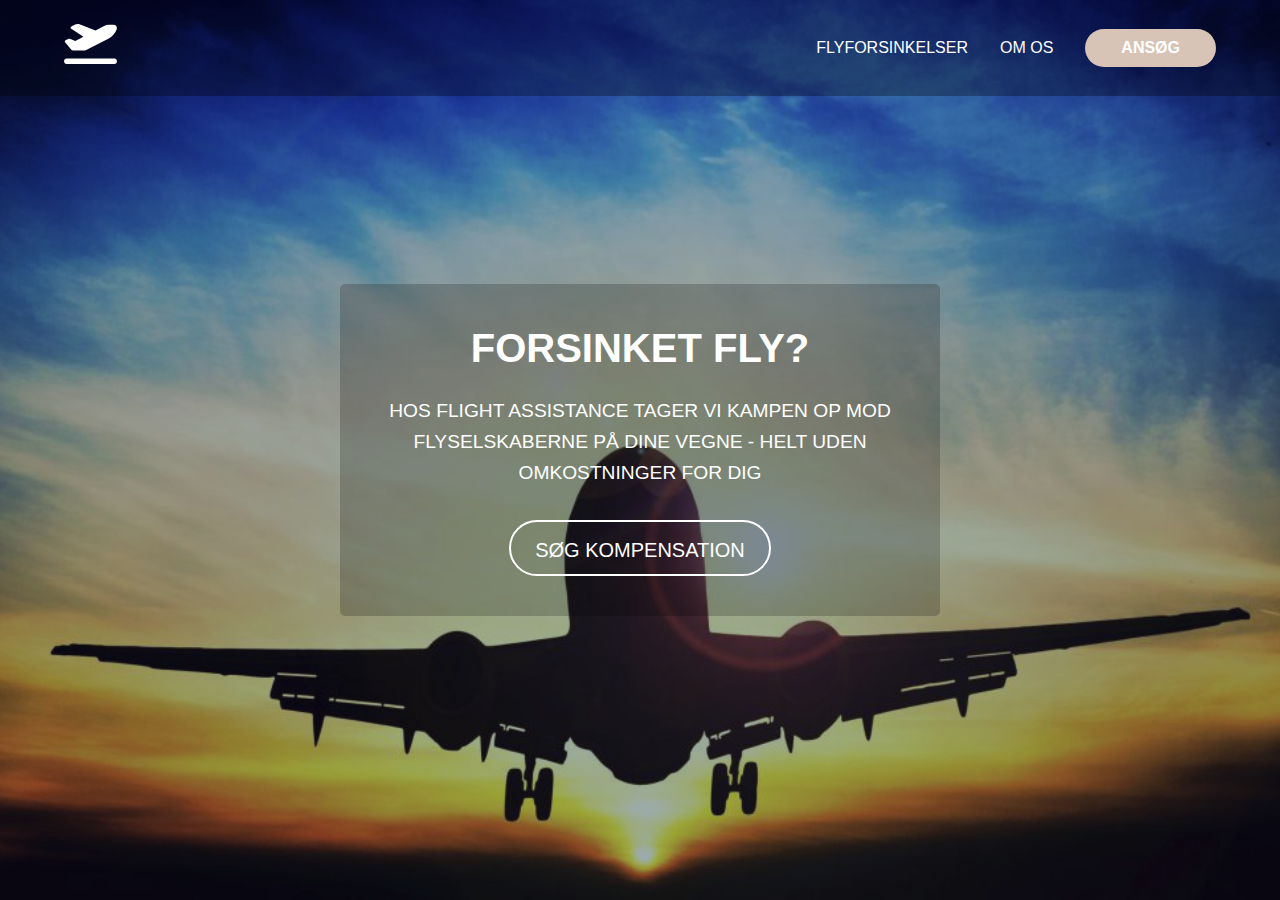
<file: index.html>
<!DOCTYPE html>
<html lang="en">
<head>
    <meta charset="UTF-8">
    <meta name="viewport" content="width=device-width, initial-scale=1.0">
    <title>Responsive Website</title>
    <link rel="stylesheet" href="./assets/style.css" />
</head>
<body>
    <!-- Header with logo and navigation -->
    <header>
        <div class="logo">
            <a href="index.html"><img src="./assets/img/flight.svg" alt="Logo" /></a>
        </div>
        
        <!-- Hidden checkbox for menu toggle -->
        <input type="checkbox" id="menu-toggle">
        
        <!-- Label for the checkbox - using spans instead of divs -->
        <label for="menu-toggle" class="burger">
            <span class="line1"></span>
            <span class="line2"></span>
            <span class="line3"></span>
        </label>
        
        <nav>
            <ul>
                <li><a href="flyforsinkelser.html">Flyforsinkelser</a></li>
                <li><a href="om-os.html">Om os</a></li>
                <li><a href="flykompensation.html">Ansøg</a></li>
            </ul>
        </nav>
    </header>
    
    <!-- Hero section with image, text and button -->
    <section class="hero homepage">
        <div class="hero-content">
            <h1>Forsinket fly?</h1>
            <p>
              Hos Flight Assistance tager vi kampen op mod flyselskaberne på dine vegne -
              helt uden omkostninger for dig
            </p>
            <a href="flykompensation.html" class="cta-button">Søg kompensation</a>
        </div>
    </section>
</body>
</html>
</file>
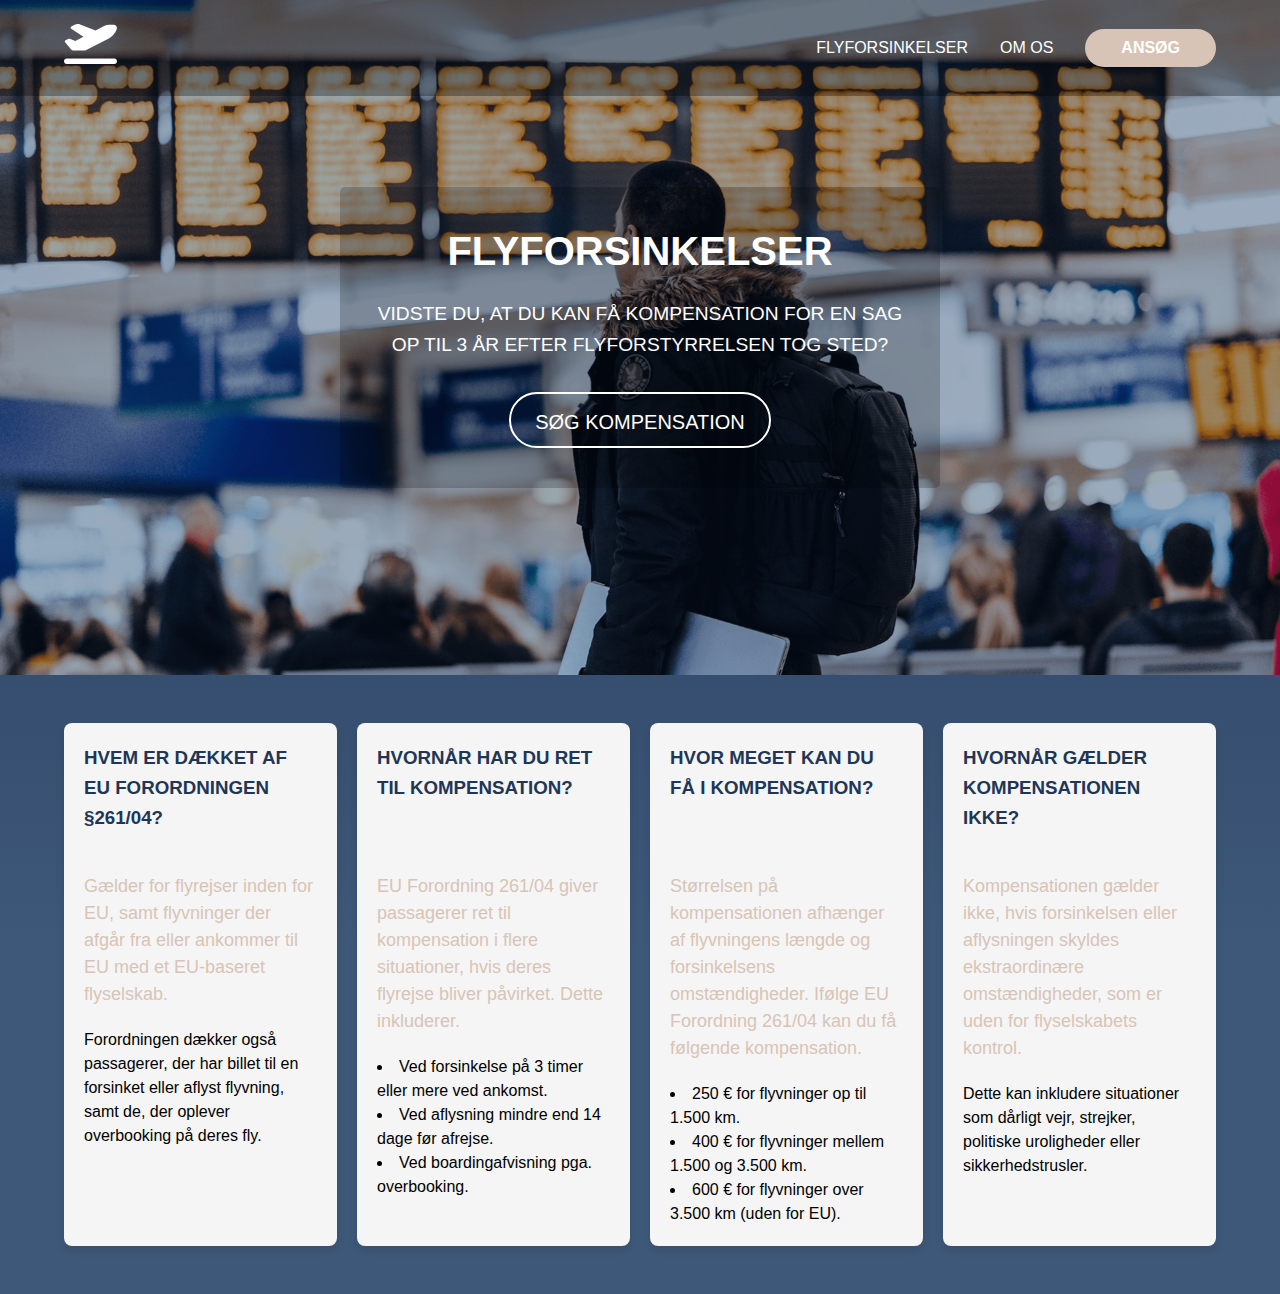
<file: flyforsinkelser.html>
<!DOCTYPE html>
<html lang="en">
<head>
    <meta charset="UTF-8">
    <meta name="viewport" content="width=device-width, initial-scale=1.0">
    <title>Responsive Website</title>
    <link rel="stylesheet" href="./assets/style.css" />
</head>
<body>
    <!-- Header with logo and navigation -->
    <header>
        <div class="logo">
            <a href="index.html"><img src="./assets/img/flight.svg" alt="Logo" /></a>
        </div>
        
        <!-- Hidden checkbox for menu toggle -->
        <input type="checkbox" id="menu-toggle">
        
        <!-- Label for the checkbox - this is what gets clicked -->
        <label for="menu-toggle" class="burger">
            <span class="line1"></span>
            <span class="line2"></span>
            <span class="line3"></span>
        </label>
        
        <nav>
            <ul>
                <li><a href="flyforsinkelser.html">Flyforsinkelser</a></li>
                <li><a href="om-os.html">Om os</a></li>
                <li><a href="flykompensation.html">Ansøg</a></li>
            </ul>
        </nav>
    </header>
    
    <!-- Hero section with image, text and button -->
    <section class="hero delays">
        <div class="hero-content">
            <h1>Flyforsinkelser</h1>
            <p>Vidste du, at du kan få kompensation for en sag op til 3 år efter flyforstyrrelsen tog sted?</p>
            <a href="flykompensation.html" class="cta-button">Søg kompensation</a>
        </div>
    </section>
    
    <!-- Content section -->
    <section class="content-section delays">
        <div class="card">
            <h3>Hvem er dækket af EU forordningen §261/04?</h3>
            <p>Gælder for flyrejser inden for EU, samt flyvninger der afgår fra eller ankommer til EU med et EU-baseret flyselskab.</p>
            <div class="bodyText">Forordningen dækker også passagerer, der har billet til en forsinket eller aflyst flyvning, samt de, der oplever overbooking på deres fly.</div>
        </div>
        <div class="card">
            <h3>Hvornår har du ret til kompensation?</h3>
            <p>EU Forordning 261/04 giver passagerer ret til kompensation i flere situationer, hvis deres flyrejse bliver påvirket. Dette inkluderer.</p>
            <div class="bodyText">
                <ul>
                    <li>
                        Ved forsinkelse på 3 timer eller mere ved ankomst.
                    </li>
                    <li>
                        Ved aflysning mindre end 14 dage før afrejse.

                    </li>
                    <li>
                        Ved boardingafvisning pga. overbooking.
                    </li>
                </ul>
            </div>
        </div>
        <div class="card">
            <h3>Hvor meget kan du få i kompensation?</h3>
            <p>Størrelsen på kompensationen afhænger af flyvningens længde og forsinkelsens omstændigheder. Ifølge EU Forordning 261/04 kan du få følgende kompensation.</p>
            <div class="bodyText">
                <ul>
                    <li>
                        250 € for flyvninger op til 1.500 km.
                    </li>
                    <li>
                        400 € for flyvninger mellem 1.500 og 3.500 km.
                    </li>
                    <li>
                        600 € for flyvninger over 3.500 km (uden for EU).
                    </li>
                </ul>
            </div>
        </div>
        <div class="card">
            <h3>Hvornår gælder kompensationen ikke?</h3>
            <p>Kompensationen gælder ikke, hvis forsinkelsen eller aflysningen skyldes ekstraordinære omstændigheder, som er uden for flyselskabets kontrol.</p>
            <div class="bodyText">
                Dette kan inkludere situationer som dårligt vejr, strejker, politiske uroligheder eller sikkerhedstrusler.   
            </div>
        </div>
    </section>
</body>
</html>
</file>
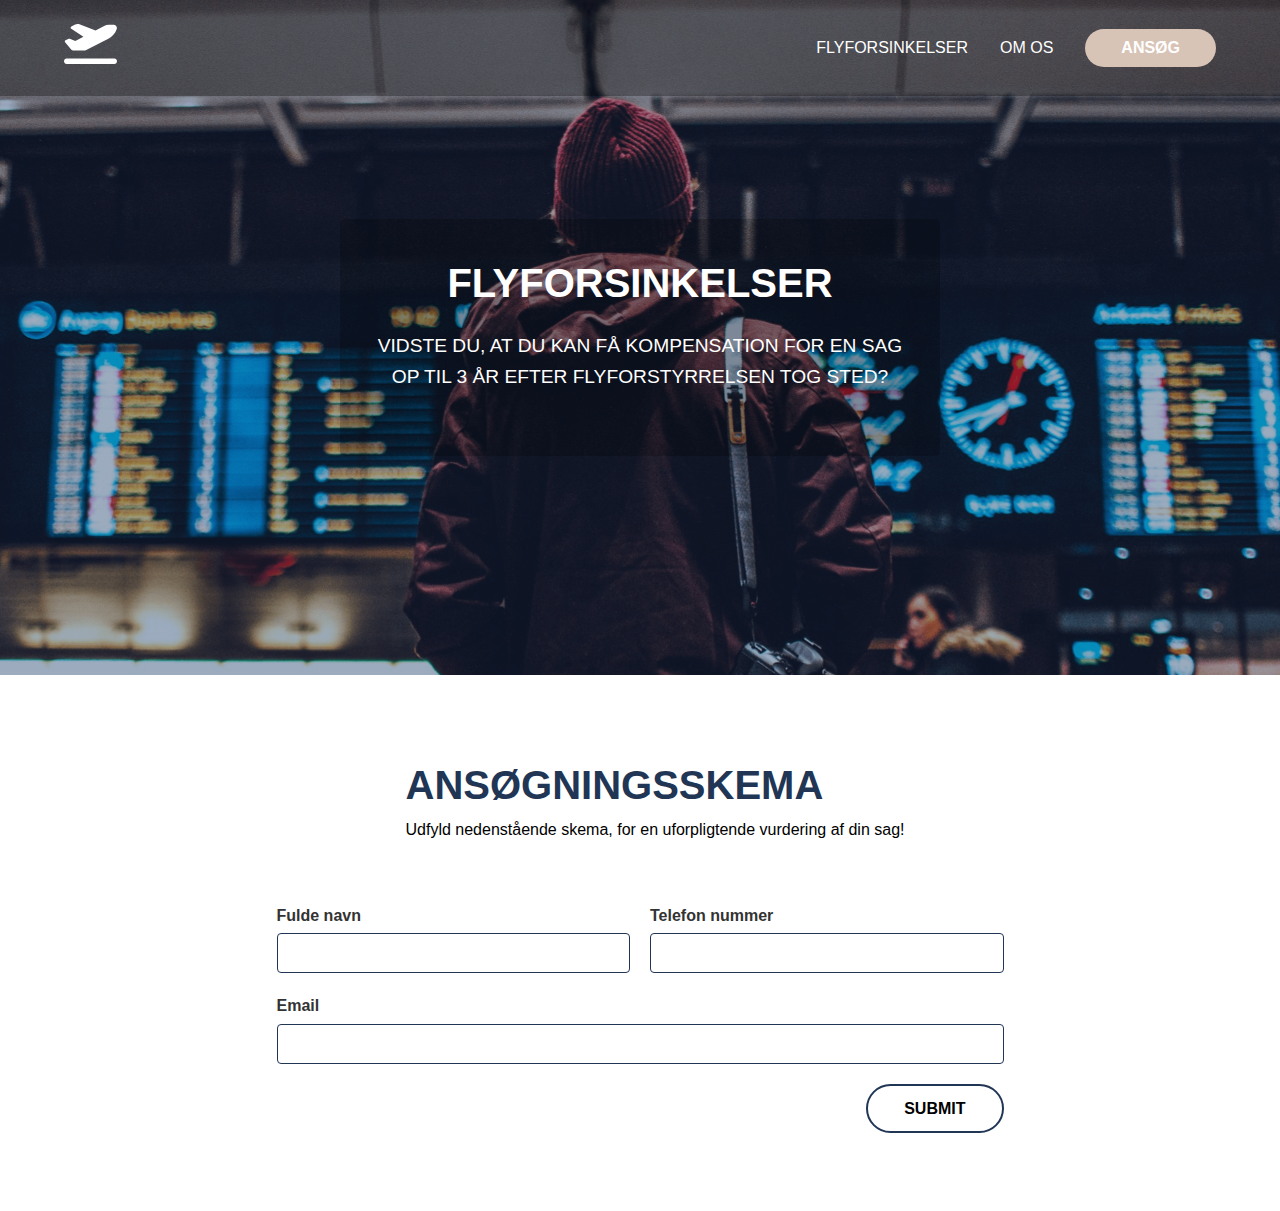
<file: flykompensation.html>
<!DOCTYPE html>
<html lang="en">
<head>
    <meta charset="UTF-8">
    <meta name="viewport" content="width=device-width, initial-scale=1.0">
    <title>Responsive Website</title>
    <link rel="stylesheet" href="./assets/style.css" />
</head>
<body>
    <!-- Header with logo and navigation -->
    <header>
        <div class="logo">
            <a href="index.html"><img src="./assets/img/flight.svg" alt="Logo" /></a>
        </div>
        
        <!-- Hidden checkbox for menu toggle -->
        <input type="checkbox" id="menu-toggle">
        
        <!-- Label for the checkbox - this is what gets clicked -->
        <label for="menu-toggle" class="burger">
            <span class="line1"></span>
            <span class="line2"></span>
            <span class="line3"></span>
        </label>
        
        <nav>
            <ul>
                <li><a href="flyforsinkelser.html">Flyforsinkelser</a></li>
                <li><a href="om-os.html">Om os</a></li>
                <li><a href="flykompensation.html">Ansøg</a></li>
            </ul>
        </nav>
    </header>
    
    <!-- Hero section with image, text and button -->
    <section class="hero apply">
        <div class="hero-content">
            <h1>Flyforsinkelser</h1>
            <p>Vidste du, at du kan få kompensation for en sag op til 3 år efter flyforstyrrelsen tog sted?</p>
        </div>
    </section>
    
    <!-- Content section -->
    <section class="content-section apply">
        <div class="apply-header">
          <h2>Ansøgningsskema</h2>
          <p>Udfyld nedenstående skema, for en uforpligtende vurdering af din sag!</p>
        </div>
        <form class="apply-form">
          <div class="form-row">
              <div class="form-group name-fields">
                  <label for="firstName">Fulde navn</label>
                  <input type="text" id="firstName" name="firstName">
              </div>
              
              <div class="form-group name-fields">
                  <label for="phone">Telefon nummer</label>
                  <input type="tel" id="phone" name="phone">
              </div>
              
              <div class="form-group email-field">
                  <label for="email">Email</label>
                  <input type="email" id="email" name="email">
              </div>
          </div>
          
          <div class="button-container">
              <button type="submit">Submit</button>
          </div>
      </form>
    </section>
</body>
</html>
</file>
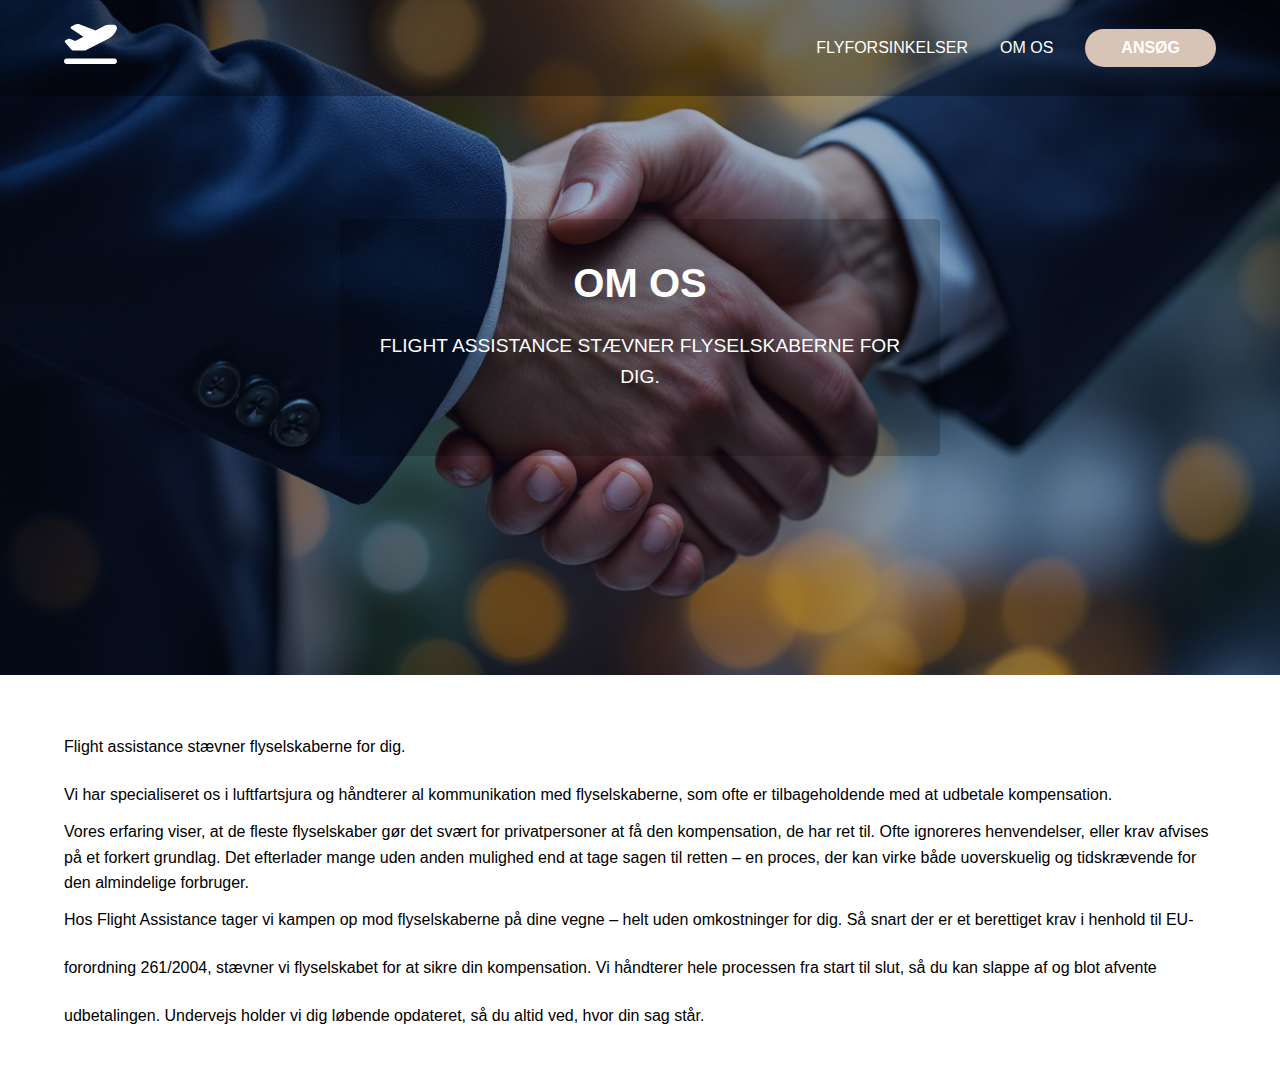
<file: om-os.html>
<!DOCTYPE html>
<html lang="en">
<head>
    <meta charset="UTF-8">
    <meta name="viewport" content="width=device-width, initial-scale=1.0">
    <title>Responsive Website</title>
    <link rel="stylesheet" href="./assets/style.css" />
</head>
<body>
    <!-- Header with logo and navigation -->
    <header>
        <div class="logo">
            <a href="index.html"><img src="./assets/img/flight.svg" alt="Logo" /></a>
        </div>
        
        <!-- Hidden checkbox for menu toggle -->
        <input type="checkbox" id="menu-toggle">
        
        <!-- Label for the checkbox - this is what gets clicked -->
        <label for="menu-toggle" class="burger">
            <span class="line1"></span>
            <span class="line2"></span>
            <span class="line3"></span>
        </label>
        
        <nav>
            <ul>
                <li><a href="flyforsinkelser.html">Flyforsinkelser</a></li>
                <li><a href="om-os.html">Om os</a></li>
                <li><a href="flykompensation.html">Ansøg</a></li>
            </ul>
        </nav>
    </header>
    
    <!-- Hero section with image, text and button -->
    <section class="hero about-us">
        <div class="hero-content">
            <h1>Om os</h1>
            <p> Flight assistance stævner flyselskaberne for dig.</p>
        </div>
    </section>
    
    <!-- Content section -->
    <section class="content-section about-us">
        <p>
            Flight assistance stævner flyselskaberne for dig.
        </p>
        <p>
            Vi har specialiseret os i luftfartsjura og håndterer al kommunikation med flyselskaberne, som ofte er tilbageholdende med at udbetale kompensation.
        </p> 
            Vores erfaring viser, at de fleste flyselskaber gør det svært for privatpersoner at få den kompensation, de har ret til. Ofte ignoreres henvendelser, eller krav afvises på et forkert grundlag. Det efterlader mange uden anden mulighed end at tage sagen til retten – en proces, der kan virke både uoverskuelig og tidskrævende for den almindelige forbruger.
        <p>
            Hos Flight Assistance tager vi kampen op mod flyselskaberne på dine vegne – helt uden omkostninger for dig. Så snart der er et berettiget krav i henhold til EU-forordning 261/2004, stævner vi flyselskabet for at sikre din kompensation. Vi håndterer hele processen fra start til slut, så du kan slappe af og blot afvente udbetalingen. Undervejs holder vi dig løbende opdateret, så du altid ved, hvor din sag står.
        </p>
    </section>
</body>
</html>
</file>
<file: assets/style.css>
/* Reset and base styles */
* {
    margin: 0;
    padding: 0;
    box-sizing: border-box;
}

body {
    font-family: "Inter", sans-serif;
    line-height: 1.6;
    background-image: linear-gradient(#213555, #3E5879 73%);
}

/* Header styles */
header {
    display: flex;
    justify-content: space-between;
    align-items: center;
    padding: 1.5rem 5%;
    background-color: rgba(0, 0, 0, 0.3); /* Transparent background */
    position: absolute; /* Position on top of hero */
    width: 100%;
    top: 0;
    z-index: 1000;
}

.logo {
    display: flex;
    align-items: center;
}

.logo img {
    height: 40px;
    filter: brightness(0) saturate(100%) invert(95%) sepia(5%) saturate(18%) /* invert color of logo */
    hue-rotate(145deg) brightness(104%) contrast(104%);
}

/* Navigation styles */
nav ul {
    display: flex;
    list-style: none;
    align-items: center;
}

nav ul li {
    margin-left: 2rem;
}

nav ul li a {
    text-decoration: none;
    text-transform: uppercase;
    color: white;
    font-weight: 500;
    transition: color 0.3s;
}

nav ul li a:hover{
    color: #d8c4b6;
}

nav ul li:last-child a {
    display: inline-block;
    background-color: #d8c4b6;
    border-radius: 50px;
    padding: 2px 36px;
    text-align: center;
    line-height: 2.1;
    text-transform: uppercase;
    font-size: 16px;
    font-weight: 600;
    border: none;
    cursor: pointer;
}

nav ul li:last-child a:hover {
    color: #213555;
}

/* Hidden checkbox for menu toggle */
#menu-toggle {
    display: none;
}

/* Burger menu label */
.burger {
    display: none;
    cursor: pointer;
    z-index: 1001; /* Ensure it's above the nav */
    width: 30px;
    height: 25px;
    position: relative;
}

.burger span {
    width: 100%;
    height: 3px;
    background-color: #fff;
    position: absolute;
    left: 0;
    transition: all 0.3s ease;
    display: block;
}

.line1 {
    top: 0;
}

.line2 {
    top: 10px; /* Center line */
}

.line3 {
    top: 20px; /* Bottom line */
}

/* Hero section - now starts from the top */
.hero {
    height: 75vh;
    background-color: rgb(33, 51, 85, 0.6); /* converted to rgb from #213555*/
    background-blend-mode: soft-light;
    background-size: cover;
    background-position: center;
    display: flex;
    align-items: center;
    justify-content: center;
    text-align: center;
    color: #fff;
    position: relative;
}

.hero.homepage {
    height: 100vh;
    background-image: url('./img/homepage-background.jpg');;
}

.hero.delays {
    background-image: url('./img/delays-background.png');
}

.hero.apply {
    background-image: url('./img/apply-background.png');
}

.hero.about-us {
    background-image: url('./img/about-us-background.jpg');
}

.hero-content {
    background-color: rgba(0, 0, 0, 0.2);
    padding: 2rem;
    border-radius: 5px;
    max-width: 600px;
    text-transform: uppercase;
}

.hero h1 {
    font-size: 2.5rem;
    margin-bottom: 1rem;
}

.hero p {
    font-size: 1.2rem;
    margin-bottom: 2rem;
}

.cta-button {
    display: inline-block;
    height: 56px;
    padding: 2px 24px;
    color: white;
    outline: none;
    background: none;
    cursor: pointer;
    overflow: hidden;
    text-overflow: ellipsis;
    white-space: nowrap;
    font-size: 20px;
    border: 2px solid #fff;
    border-radius: 50px;
    text-decoration: none;
    line-height: 52px;
}

.cta-button:hover {
    color: #d8c4b6;
    border: 2px solid #d8c4b6;
}

/* Content section */
.content-section {
    padding: 3rem 5%;
}

/* Delays styles */
.content-section.delays {
    display: flex;
    flex-wrap: wrap;
    gap: 20px;
    justify-content: center;
    
}

.content-section.delays .card {
    background-color: #f5f5f5;
    border-radius: 8px;
    box-shadow: 0 4px 8px rgba(0, 0, 0, 0.1);
    padding: 20px;
    flex: 1 1 calc(25% - 20px); /* 25% width minus 20px gap*/
}

.content-section.delays .card h3 {
    margin-bottom: 10px;
    color: #213555;
    text-transform: uppercase;
    height: 120px;
}

.content-section.delays .card p {
    font-size: 1.125rem;
    line-height: 1.5;;
    color: #d8c4b6;
}

.content-section.delays .card .bodyText {
    font-size: 1rem;
    line-height: 1.5;
    margin-top: 20px;
}

.content-section.delays .card .bodyText ul {
    list-style-type: disc;
    list-style-position: inside;
    list-style-image: none;
}

/* Apply-form styles */
.content-section.apply {
    background-color: #fff;
    display: flex;
    flex-direction: column;
}

.content-section.apply .apply-header > h2 {
    font-size: 2.5rem;
    text-transform: uppercase;
    color: #213555;
    margin-left: 30px;
}

.content-section.apply .apply-header > p {
    margin-left: 30px;
}


.content-section.apply .apply-form, .content-section.apply .apply-header {
    max-width: 800px;
    margin: 0 auto;
    padding: 30px;
}

.content-section.apply .apply-form .form-row {
    display: flex;
    flex-wrap: wrap;
    gap: 20px;
    margin-bottom: 20px;
}

.content-section.apply .apply-form .form-group {
    display: flex;
    flex-direction: column;
}

.content-section.apply .apply-form .form-group.name-fields {
    flex: 1 1 calc(50% - 10px);
}

.content-section.apply .apply-form .form-group.email-field {
    flex: 1 1 100%;
}

.content-section.apply .apply.-form .form-group {
    display: flex;
    flex-direction: column;
}

.content-section.apply .apply-form label {
    margin-bottom: 5px;
    font-weight: bold;
    color: #333;
}

.content-section.apply .apply-form input {
    padding: 10px;
    border: 1px solid #213555;
    border-radius: 4px;
    font-size: 16px;
}

.content-section.apply .apply-form  .button-container {
    display: flex;
    justify-content: flex-end;
}

.content-section.apply .apply-form button {
    background-color: #fff;
    border-radius: 50px;
    border: 2px solid #213555;
    padding: 6px 36px;
    text-align: center;
    line-height: 2.1;
    text-transform: uppercase;
    font-size: 16px;
    font-weight: 600;
    cursor: pointer;
}

.content-section.apply .apply-form button:hover {
    color: #d8c4b6;
    border: 2px solid #d8c4b6;
}

/* About us styles */
.content-section.about-us {
    background-color: white;
}

.content-section.about-us p {
    line-height: 3rem;
}

/* Medium screen responsive styles */
@media screen and (max-width: 1023px) {
    .content-section.delays .card {
        flex: 1 1 calc(50% - 20px); /* 50% width minus 20px gap */
    }

    .content-section.delays .card h3 {
        height: 75px;
    }

    .content-section.apply .apply-header > h2 {
        font-size: 2rem;
    }
}


/* Mobile responsive styles */
@media screen and (max-width: 767px) {
    .burger {
        display: block;
    }
    
    nav {
        position: fixed;
        top: 0;
        right: -70%; /* Hide nav */
        width: 70%;
        height: 100vh;
        background-color: rgba(0, 0, 0, 0.7);
        transition: right 0.3s ease;
        z-index: 999;
    }
    
    /* When checkbox is checked, move nav into view */
    #menu-toggle:checked ~ nav {
        right: 0;
    }
    #menu-toggle:checked ~ .burger .line1 {
        transform: rotate(45deg);
        top: 10px; /* Move to center to form the X */
    }
    
    #menu-toggle:checked ~ .burger .line2 {
        opacity: 0; /* Hide middle line */
        transform: translateX(-20px);
    }
    
    #menu-toggle:checked ~ .burger .line3 {
        transform: rotate(-45deg);
        top: 10px; /* Move to center to form the X */
    }
    
    nav ul {
        flex-direction: column;
        padding-top: 70px; /* Space for header */
    }
    
    nav ul li {
        margin: 0;
        padding: 1rem 5%;
        width: 100%;
        border-bottom: 1px solid rgba(255, 255, 255, 0.1);
    }
    
    .hero h1 {
        font-size: 2rem;
    }
    
    .hero p {
        font-size: 1rem;
    }

    /* Delays styles*/
    .content-section.delays .card {
        flex: 1 1 100%; /* Full width */
    }

    .content-section.delays .card h3 {
        height: auto;
    }

    /* Apply-form styles */
    .content-section.apply {
        padding: 0;
    }

    .content-section.apply .apply-header > h2 {
        font-size: 1.5rem;
    }

    .content-section.apply .apply-form .form-group.name-fields {
        flex: 1 1 100%;
    }

    .content-section.apply .apply-form .button-container {
        justify-content: center;
    }
}
</file>
